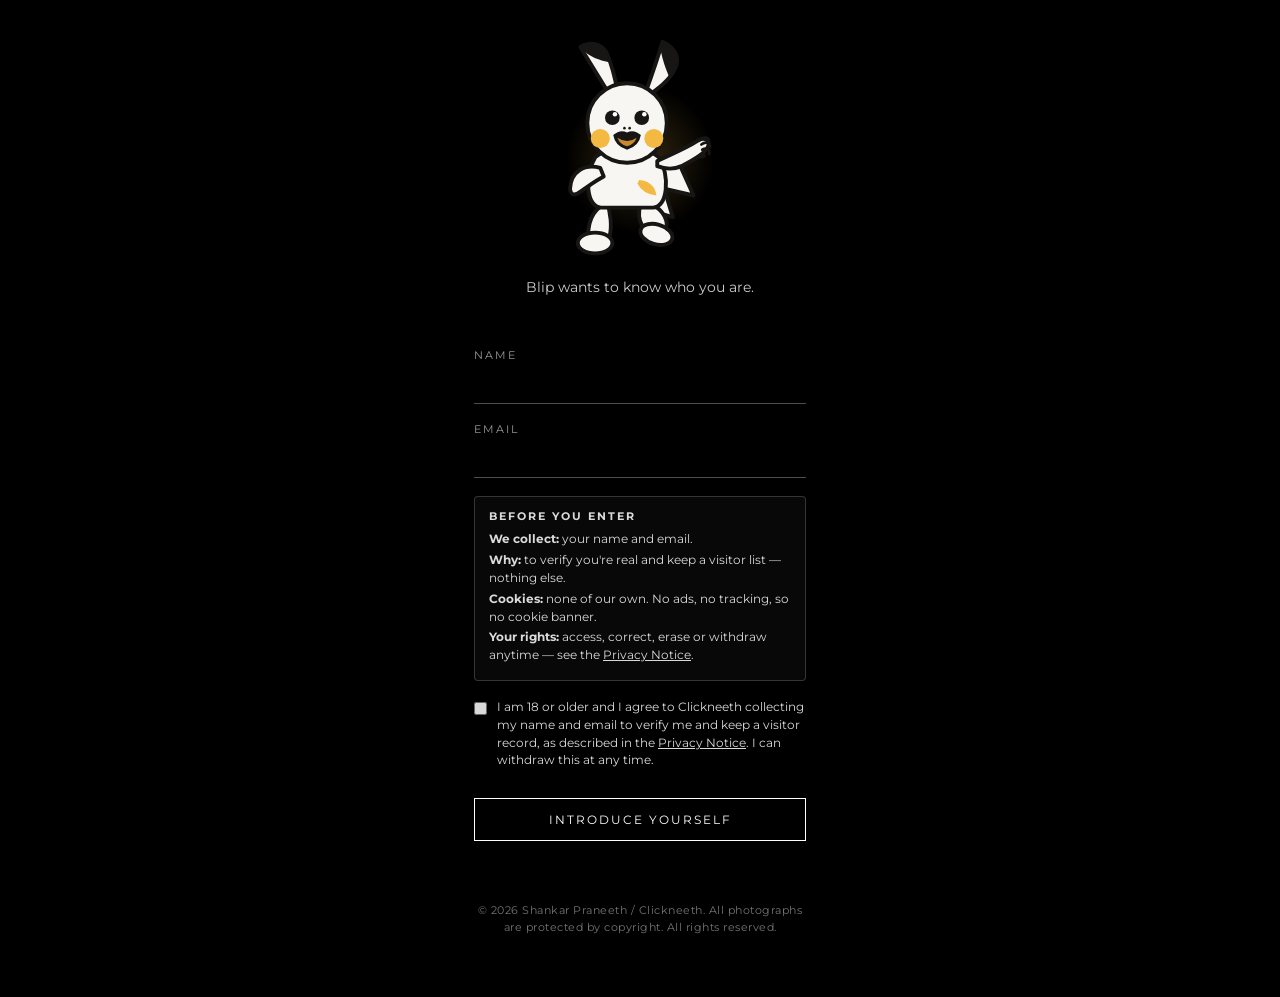
<file: index.html>
<!DOCTYPE html>
<html lang="en">
<head>
<meta charset="UTF-8">
<meta name="viewport" content="width=device-width, initial-scale=1.0">
<title>Clickneeth — Photography Portfolio by Shankar Praneeth</title>
<meta name="description" content="Clickneeth is the travel, portrait, and architecture photography portfolio of Shankar Praneeth — real moments captured across Rajasthan, India and beyond, frozen in time.">
<meta name="keywords" content="Clickneeth, Shankar Praneeth, photography portfolio, travel photography India, portrait photography, Rajasthan photography, street photography">
<meta name="author" content="Shankar Praneeth">
<meta name="copyright" content="© Shankar Praneeth / Clickneeth. All rights reserved.">
<meta name="robots" content="index, follow">
<link rel="canonical" href="https://clickneeth.click/">

<link rel="icon" type="image/svg+xml" href="favicon.svg">
<meta name="theme-color" content="#000000">

<meta property="og:type" content="website">
<meta property="og:site_name" content="Clickneeth">
<meta property="og:title" content="Clickneeth — Photography Portfolio by Shankar Praneeth">
<meta property="og:description" content="Travel, portrait, and architecture photography — real moments captured across Rajasthan, India and beyond, frozen in time.">
<meta property="og:url" content="https://clickneeth.click/">
<meta property="og:image" content="https://clickneeth.click/assets/1.jpg">

<meta name="twitter:card" content="summary_large_image">
<meta name="twitter:title" content="Clickneeth — Photography Portfolio by Shankar Praneeth">
<meta name="twitter:description" content="Travel, portrait, and architecture photography — real moments captured across Rajasthan, India and beyond, frozen in time.">
<meta name="twitter:image" content="https://clickneeth.click/assets/1.jpg">

<link href="https://fonts.googleapis.com/css2?family=Montserrat:wght@300;500;600&display=swap" rel="stylesheet">
<link rel="stylesheet" href="css/login.css">
<script src="js/protect.js"></script>
</head>
<body>

<main class="gate">
  <h1 class="sr-only">Clickneeth &mdash; photography by Shankar Praneeth</h1>

  <div class="mascot-stage">
    <svg id="mascot" class="mascot" viewBox="0 0 220 250" aria-hidden="true">
      <g transform="translate(-20,22)">

        <g class="pika-tail">
          <path class="pika-tail-yellow" d="M140,175 L168,183 L158,150 L192,158 L174,118 L204,112 L172,108 L150,128 L128,120 L138,148 L120,138 Z"/>
          <path class="pika-tail-brown" d="M140,175 C130,163 124,146 126,126 L138,148 L142,164 C141,169 140,172 140,175 Z"/>
        </g>

        <path class="pika-leg-left" d="M93,168 C79,170 70,184 70,204 C70,213 79,216 88,214 C95,212 97,199 96,186 C95,179 94,173 93,168 Z"/>
        <ellipse class="pika-foot" cx="78" cy="213" rx="20" ry="12"/>

        <path class="pika-leg-right" d="M132,166 C144,166 156,174 160,186 C163,195 158,203 148,204 C140,205 133,197 130,187 C128,180 129,172 132,166 Z"/>
        <ellipse class="pika-foot" cx="149" cy="203" rx="19" ry="11.5" transform="rotate(16 149 203)"/>

        <path class="pika-body" d="M85,172 C68,172 65,136 78,114 C92,100 138,100 152,114 C165,136 162,172 145,172 Z"/>

        <path class="pika-stripe" d="M129,140 Q147,142 149,158 Q133,156 127,144 Z"/>

        <g class="pika-arm left">
          <path d="M84,126 C66,121 50,130 49,150 C49,156 53,158 57,156 C68,149 78,141 88,136 Z"/>
        </g>
        <g class="pika-arm right">
          <path d="M150,118 C168,110 186,102 198,94 C205,90 211,94 209,101 C206,109 194,116 178,124 C169,128 158,127 150,124 Z"/>
          <path class="finger-lines" d="M198,94 C203,89 210,90 210,96 M201,99 C206,95 212,97 211,102 M202,105 C207,102 212,105 210,110"/>
        </g>

        <g class="pika-ear left">
          <path class="pika-ear-yellow" d="M94,40 C82,20 68,-2 61,-14 C72,-21 85,-18 91,-8 C98,8 102,26 104,38 Z"/>
          <path class="pika-ear-tip" d="M61,-14 C72,-21 85,-18 91,-8 C93,-4 95,0 97,4 C87,3 76,-1 69,-6 C66,-9 63,-11 61,-14 Z"/>
        </g>
        <g class="pika-ear right">
          <path class="pika-ear-yellow" d="M136,40 C144,18 152,-6 156,-20 C168,-15 176,-4 172,8 C167,22 152,34 140,42 Z"/>
          <path class="pika-ear-tip" d="M156,-20 C168,-15 176,-4 172,8 C170,14 168,18 165,23 C160,13 156,0 154,-10 C154,-14 155,-17 156,-20 Z"/>
        </g>

        <circle class="pika-head" cx="115" cy="74" r="46"/>

        <circle class="pika-cheek" cx="84" cy="92" r="11"/>
        <circle class="pika-cheek" cx="146" cy="92" r="11"/>

        <g class="pika-eye left">
          <g class="eye-inner">
            <circle class="eye-normal" cx="98" cy="68" r="8.5"/>
            <circle class="eye-highlight" cx="101" cy="64" r="2.6"/>
          </g>
          <path class="eye-happy" d="M91,68 Q98,60 105,68" />
        </g>
        <g class="pika-eye right">
          <g class="eye-inner">
            <circle class="eye-normal" cx="132" cy="68" r="8.5"/>
            <circle class="eye-highlight" cx="135" cy="64" r="2.6"/>
          </g>
          <path class="eye-happy" d="M125,68 Q132,60 139,68" />
        </g>

        <circle class="pika-nose" cx="112" cy="80" r="1.5"/>
        <circle class="pika-nose" cx="118" cy="80" r="1.5"/>

        <path class="pika-mouth-open" d="M99,88 Q107,81 115,85 Q123,81 131,88 Q129,101 115,105 Q101,101 99,88 Z"/>
        <path class="pika-mouth-inner" d="M104,91 Q115,99 126,91 Q124,98 115,101 Q106,98 104,91 Z"/>

      </g>
    </svg>
    <div class="sparkle-field" id="sparkleField"></div>
  </div>

  <p class="caption" id="caption" aria-live="polite">Blip wants to know who you are.</p>

  <form class="gate-form" id="gateForm" novalidate>
    <label class="field">
      <span>Name</span>
      <input type="text" id="visitorName" name="name" autocomplete="name" required>
    </label>
    <label class="field">
      <span>Email</span>
      <input type="email" id="visitorEmail" name="email" autocomplete="email" required>
    </label>
    <div class="consent-notice" id="consentNotice">
      <strong>Before you enter</strong>
      <ul>
        <li><b>We collect:</b> your name and email.</li>
        <li><b>Why:</b> to verify you're real and keep a visitor list &mdash; nothing else.</li>
        <li><b>Cookies:</b> none of our own. No ads, no tracking, so no cookie banner.</li>
        <li><b>Your rights:</b> access, correct, erase or withdraw anytime &mdash; see the <a href="privacy.html" target="_blank" rel="noopener">Privacy Notice</a>.</li>
      </ul>
    </div>
    <label class="consent" id="consentRow">
      <input type="checkbox" id="consentBox">
      <span>I am 18 or older and I agree to Clickneeth collecting my name and email to verify me and keep a visitor record, as described in the <a href="privacy.html" target="_blank" rel="noopener">Privacy Notice</a>. I can withdraw this at any time.</span>
    </label>
    <label class="field code-field" id="codeField" hidden>
      <span>Verification code</span>
      <input type="text" id="visitorCode" name="code" autocomplete="off" autocapitalize="off" autocorrect="off" spellcheck="false" maxlength="8">
    </label>
    <div id="captchaBox" class="captcha-box"></div>
    <button type="submit" class="gate-btn">Introduce yourself</button>
    <div class="code-links" id="codeLinks" hidden>
      <button type="button" id="resendBtn" class="link-btn">Resend code</button>
      <button type="button" id="changeEmailBtn" class="link-btn">Change email</button>
    </div>
    <p class="error" id="formError" aria-live="assertive"></p>
  </form>

  <p class="gate-copy">&copy; <span id="gateYear"></span> Shankar Praneeth / Clickneeth. All photographs are protected by copyright. All rights reserved.</p>

</main>
<script>document.getElementById("gateYear").textContent = new Date().getFullYear();</script>

<script src="https://challenges.cloudflare.com/turnstile/v0/api.js?render=explicit" async defer></script>
<script src="js/login.js"></script>
</body>
</html>
</file>
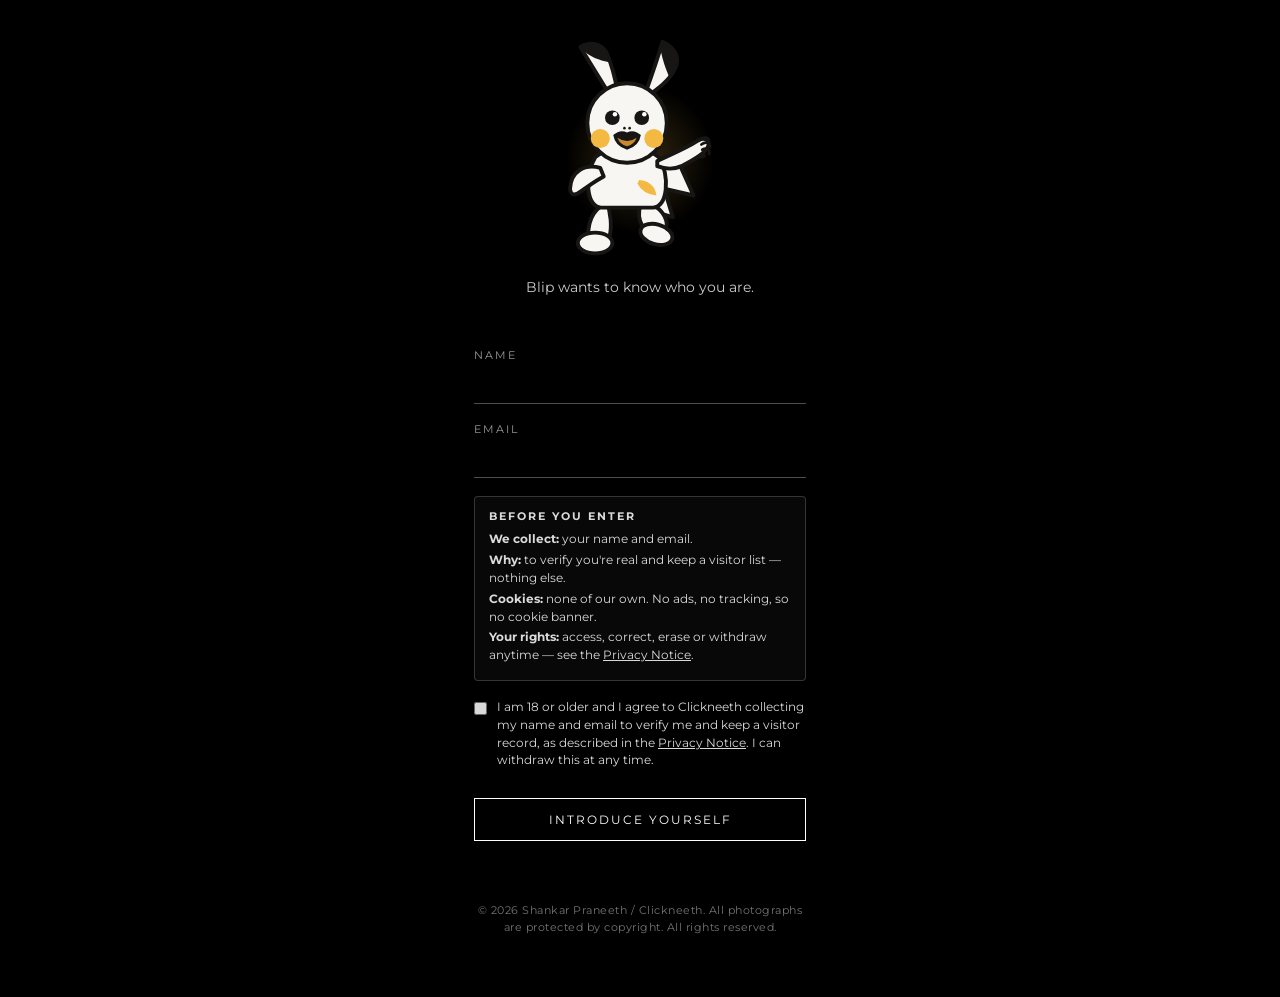
<file: gallery.html>
<!DOCTYPE html>
<html lang="en">
<head>
<meta charset="UTF-8">
<meta name="viewport" content="width=device-width, initial-scale=1.0">
<title>Clickneeth — Travel, Portrait & Architecture Photography by Shankar Praneeth</title>
<meta name="description" content="Browse Clickneeth's photography gallery — travel, portrait, and architecture photography by Shankar Praneeth, captured across Rajasthan, India and beyond.">
<meta name="keywords" content="Clickneeth, Shankar Praneeth, photography portfolio, travel photography India, portrait photography, Rajasthan photography, architecture photography, street photography">
<meta name="author" content="Shankar Praneeth">
<meta name="copyright" content="© Shankar Praneeth / Clickneeth. All rights reserved.">
<meta name="robots" content="index, follow">
<link rel="canonical" href="https://clickneeth.click/gallery.html">

<link rel="icon" type="image/svg+xml" href="favicon.svg">
<meta name="theme-color" content="#000000">

<meta property="og:type" content="website">
<meta property="og:site_name" content="Clickneeth">
<meta property="og:title" content="Clickneeth — Travel, Portrait & Architecture Photography by Shankar Praneeth">
<meta property="og:description" content="Travel, portrait, and architecture photography by Shankar Praneeth, captured across Rajasthan, India and beyond.">
<meta property="og:url" content="https://clickneeth.click/gallery.html">
<meta property="og:image" content="https://clickneeth.click/assets/1.jpg">

<meta name="twitter:card" content="summary_large_image">
<meta name="twitter:title" content="Clickneeth — Travel, Portrait & Architecture Photography by Shankar Praneeth">
<meta name="twitter:description" content="Travel, portrait, and architecture photography by Shankar Praneeth, captured across Rajasthan, India and beyond.">
<meta name="twitter:image" content="https://clickneeth.click/assets/1.jpg">

<script type="application/ld+json">
{
  "@context": "https://schema.org",
  "@type": "Person",
  "name": "Shankar Praneeth",
  "alternateName": "Clickneeth",
  "url": "https://clickneeth.click/",
  "image": "https://clickneeth.click/assets/1.jpg",
  "jobTitle": "Photographer",
  "copyrightNotice": "© Shankar Praneeth / Clickneeth. All photographs are protected by copyright. All rights reserved.",
  "email": "mailto:shankarpraneeth12@gmail.com",
  "sameAs": [
    "https://github.com/Clickneeth",
    "https://linkedin.com/in/shankarpraneeth"
  ]
}
</script>

<script>
    // Gate: send first-time visitors to Blip before they see the gallery.
    // (login page is now the site's index.html itself, not a separate file)
    if (!localStorage.getItem("clickneeth_visitor")) {
        window.location.replace("index.html");
    }
</script>

<link href="https://fonts.googleapis.com/css2?family=Montserrat:wght@300;500&display=swap" rel="stylesheet">
<link rel="stylesheet" href="css/style.css">
<script src="js/protect.js"></script>
</head>
<body>

<main id="main">
<!-- HERO -->
<section class="hero">
    <div class="hero-content">
        <h1 class="logo">CLICKNEETH</h1>
        <p class="tagline">
            I don't click photos for fun.<br>
            I capture memories — mine and yours — frozen in time.
        </p>
    </div>
</section>

<!-- ABOUT -->
<section class="about">
    <div class="about-content">
        <p>
            I remember the exact minute I recognised it, my passion in life. When doubts crept
            into me as a teenager, when the world held questions in every corner about my place
            in it, they were answered with a click that resonated in my heart through my
            father's phone. I found my answer, the search was over.
        </p>
        <p>
            What began as entertainment moulded itself into my passion — the one that perfects
            me, and the one I strive to perfect. Photography was an interest, photography was a
            passion, photography is now my identity.
        </p>
        <p class="about-signature">I'm Shankar Praneeth.</p>
    </div>
</section>

<!-- GALLERY -->
<section class="gallery">
    <div class="gallery-grid" id="galleryGrid"></div>
</section>

<!-- SPECIAL MENTIONS -->
<section class="mentions" aria-label="Special mentions">
    <div class="mentions-track">
        <span class="mentions-label">Special Mentions</span><span class="mentions-dot">✦</span><a href="https://www.instagram.com/armindha_gladia/" target="_blank" rel="noopener">Armindha Gladia</a><span class="mentions-dot">✦</span><span>Srijita Majumder</span>
    </div>
</section>

<!-- FEEDBACK SECTION -->
<section class="feedback">
    <div class="feedback-content">
        <h2>Enjoyed the experience?</h2>
        <p>
            Your feedback means a lot.<br>
            Help me grow by sharing your thoughts.
        </p>

        <a href="https://forms.gle/3zFcycshN3RBdcgC6"
           target="_blank"
           class="feedback-btn">
            Leave Feedback
        </a>
    </div>
</section>

</main>

<!-- FOOTER -->
<footer class="site-footer">
    <div class="footer-content">
        <h3 class="footer-logo">CLICKNEETH</h3>

        <div class="footer-contact">
            <a href="mailto:shankarpraneeth12@gmail.com">shankarpraneeth12@gmail.com</a>
            <span class="footer-divider">&middot;</span>
            <a href="tel:+919866777647">+91 98667 77647</a>
        </div>

        <div class="footer-links">
            <a href="https://github.com/Clickneeth" target="_blank" rel="noopener">GitHub</a>
            <a href="https://linkedin.com/in/shankarpraneeth" target="_blank" rel="noopener">LinkedIn</a>
            <a href="privacy.html">Privacy</a>
        </div>

        <p class="footer-copy">&copy; <span id="footerYear"></span> Shankar Praneeth / Clickneeth. All rights reserved.</p>
        <p class="footer-notice">All photographs on this site are protected by copyright. Do not copy, download, reproduce, edit or use them &mdash; in whole or in part &mdash; without prior written permission.</p>
    </div>
</footer>

<!-- MODAL -->
<div class="modal" id="modal" role="dialog" aria-modal="true" aria-label="Photo viewer">
    <span class="close" role="button" tabindex="0" aria-label="Close photo viewer">&times;</span>
    <span class="arrow" id="prev" role="button" tabindex="0" aria-label="Previous photo">
        <svg viewBox="0 0 24 24" aria-hidden="true"><polyline points="15 18 9 12 15 6"></polyline></svg>
    </span>
    <div class="modal-inner">
        <img class="modal-content" id="modalImg">
        <div class="modal-caption" id="modalCaption">
            <div class="modal-location" id="modalLocation"></div>
            <p class="modal-caption-text" id="modalCaptionText"></p>
        </div>
    </div>
    <div class="signature">© CLICKNEETH &middot; ALL RIGHTS RESERVED</div>
    <span class="arrow" id="next" role="button" tabindex="0" aria-label="Next photo">
        <svg viewBox="0 0 24 24" aria-hidden="true"><polyline points="9 18 15 12 9 6"></polyline></svg>
    </span>
</div>

<script src="js/script.js"></script>
</body>
</html>
</file>
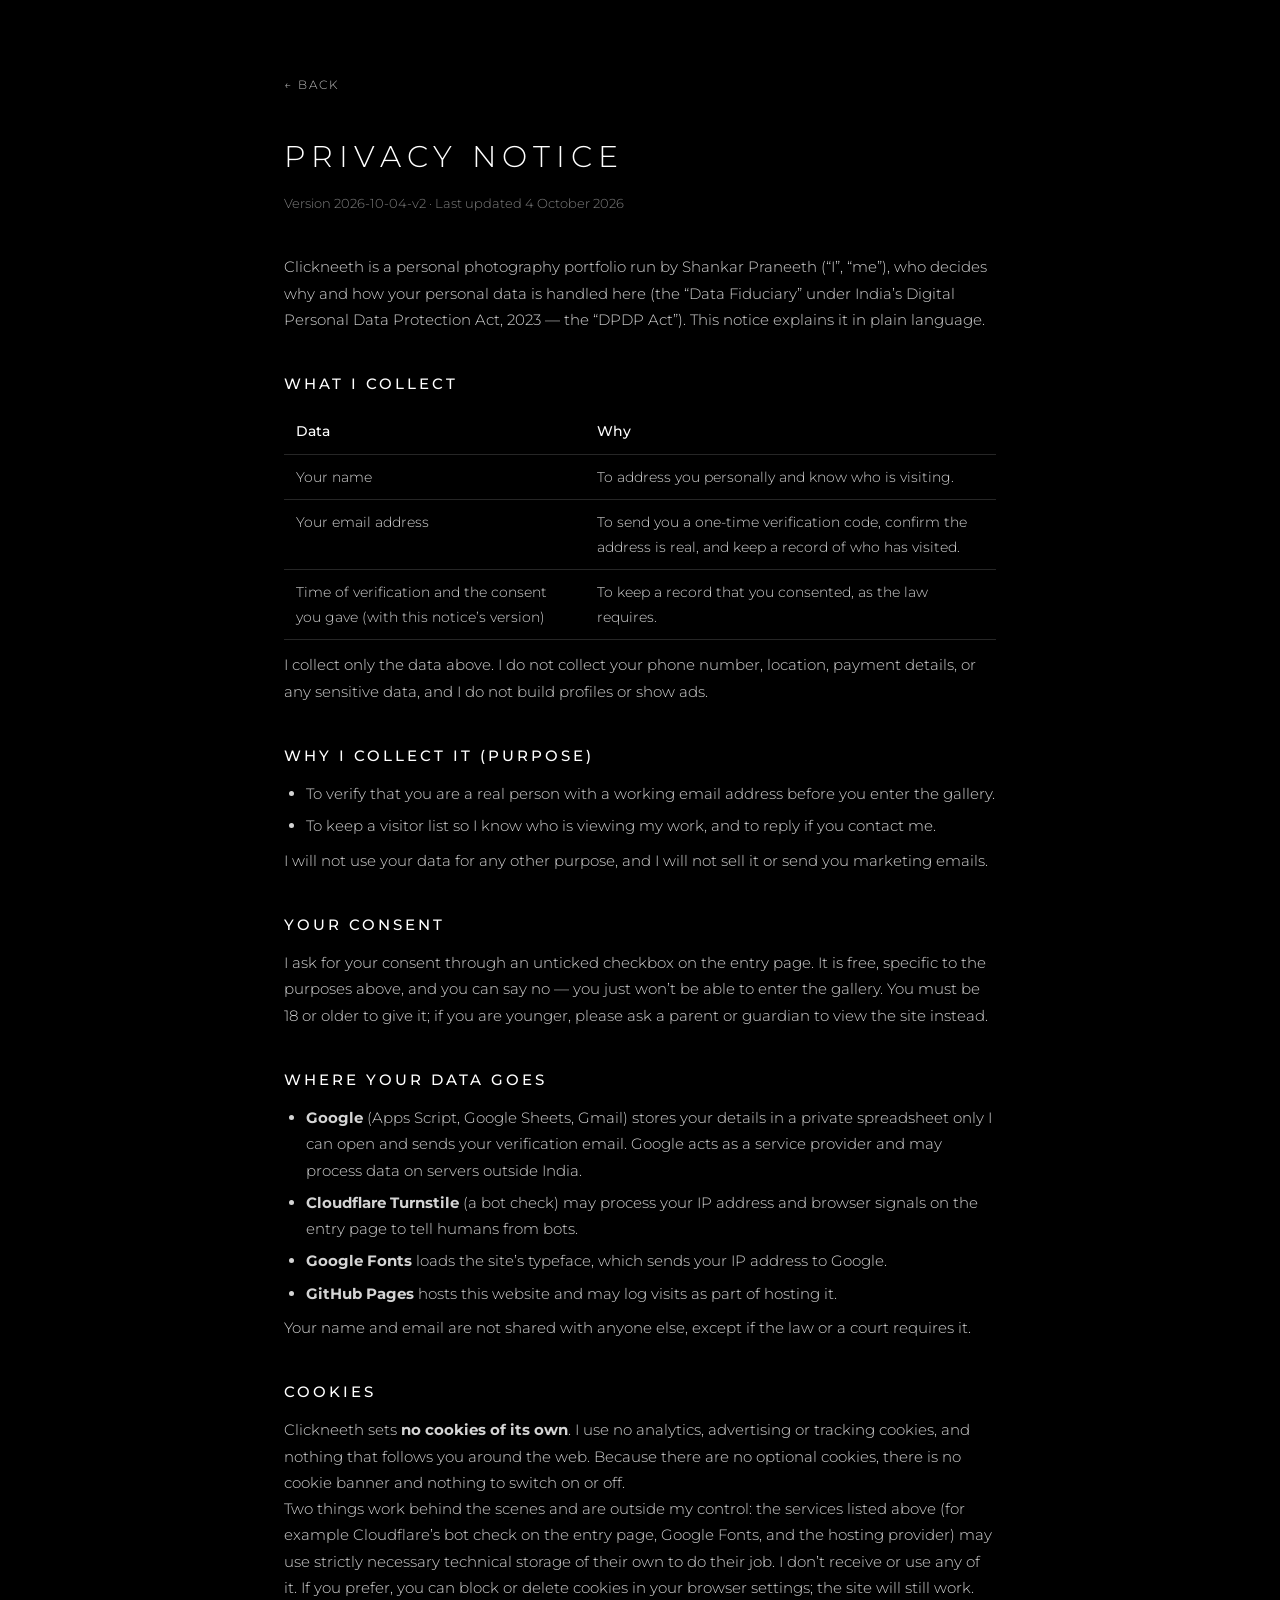
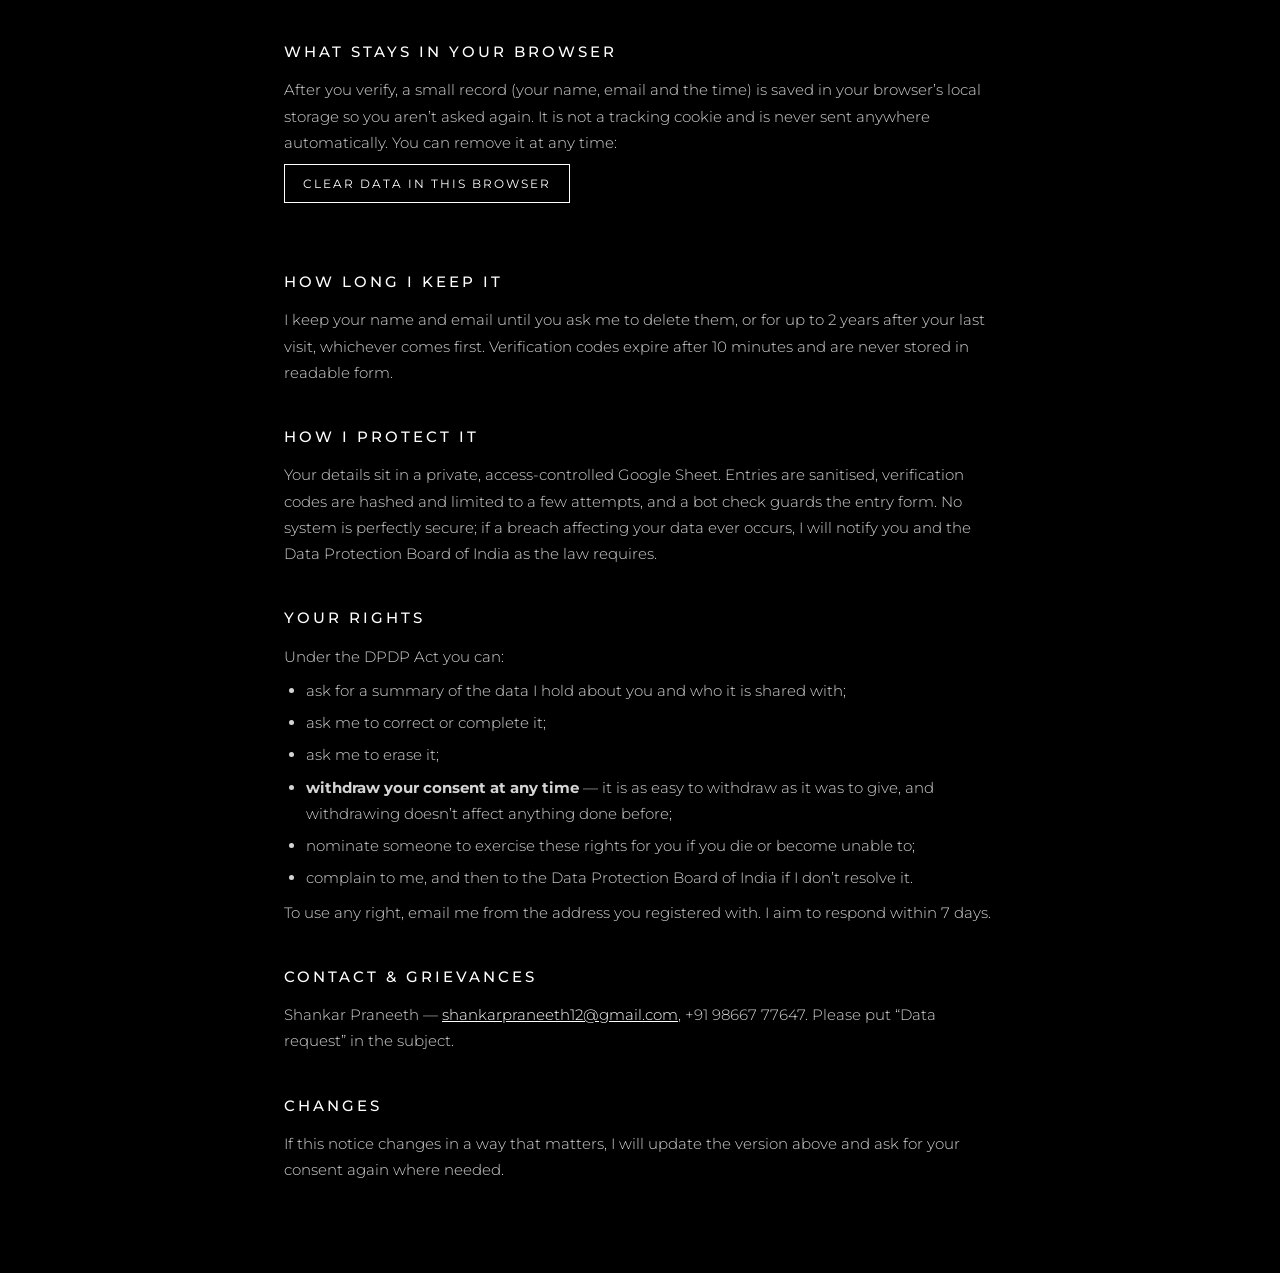
<file: privacy.html>
<!DOCTYPE html>
<html lang="en">
<head>
<meta charset="UTF-8">
<meta name="viewport" content="width=device-width, initial-scale=1.0">
<title>Privacy Notice — Clickneeth</title>
<meta name="description" content="How Clickneeth collects, uses and protects your personal data, and your rights under India's Digital Personal Data Protection Act, 2023.">
<link rel="canonical" href="https://clickneeth.click/privacy.html">
<link rel="icon" type="image/svg+xml" href="favicon.svg">
<link href="https://fonts.googleapis.com/css2?family=Montserrat:wght@300;500;600&display=swap" rel="stylesheet">
<style>
  * { margin: 0; padding: 0; box-sizing: border-box; }
  body { font-family: 'Montserrat', sans-serif; background: #000; color: #d4d4d4; line-height: 1.75; font-weight: 300; }
  main { max-width: 760px; margin: 0 auto; padding: 70px 24px 90px; }
  a { color: #fff; }
  h1 { font-size: 30px; font-weight: 300; letter-spacing: 6px; text-transform: uppercase; color: #fff; margin-bottom: 8px; }
  .updated { font-size: 13px; opacity: 0.6; margin-bottom: 40px; }
  h2 { font-size: 15px; font-weight: 500; letter-spacing: 3px; text-transform: uppercase; color: #fff; margin: 38px 0 12px; }
  p, li { font-size: 15px; }
  ul { padding-left: 22px; margin: 8px 0; }
  li { margin-bottom: 6px; }
  table { width: 100%; border-collapse: collapse; margin: 12px 0; font-size: 14px; }
  th, td { text-align: left; padding: 10px 12px; border-bottom: 1px solid rgba(255,255,255,0.15); vertical-align: top; }
  th { color: #fff; font-weight: 500; }
  .back { display: inline-block; margin-bottom: 36px; font-size: 12px; letter-spacing: 2px; text-transform: uppercase; text-decoration: none; opacity: 0.75; }
  .back:hover { opacity: 1; }
  button { background: transparent; border: 1px solid #fff; color: #fff; padding: 11px 18px; font-family: inherit; font-size: 12px; letter-spacing: 2px; text-transform: uppercase; cursor: pointer; margin-top: 8px; }
  button:hover { background: #fff; color: #000; }
  #clearMsg { font-size: 13px; margin-top: 10px; min-height: 18px; }
  @media (max-width: 600px) { h1 { font-size: 22px; letter-spacing: 4px; } th, td { padding: 8px 6px; } }
</style>
<script src="js/protect.js"></script>
</head>
<body>
<main>
  <a class="back" href="javascript:history.length > 1 ? history.back() : (location.href='index.html')">&larr; Back</a>
  <h1>Privacy Notice</h1>
  <p class="updated">Version 2026-10-04-v2 &middot; Last updated 4 October 2026</p>

  <p>Clickneeth is a personal photography portfolio run by Shankar Praneeth (&ldquo;I&rdquo;, &ldquo;me&rdquo;), who decides why and how your personal data is handled here (the &ldquo;Data Fiduciary&rdquo; under India&rsquo;s Digital Personal Data Protection Act, 2023 &mdash; the &ldquo;DPDP Act&rdquo;). This notice explains it in plain language.</p>

  <h2>What I collect</h2>
  <table>
    <tr><th>Data</th><th>Why</th></tr>
    <tr><td>Your name</td><td>To address you personally and know who is visiting.</td></tr>
    <tr><td>Your email address</td><td>To send you a one-time verification code, confirm the address is real, and keep a record of who has visited.</td></tr>
    <tr><td>Time of verification and the consent you gave (with this notice&rsquo;s version)</td><td>To keep a record that you consented, as the law requires.</td></tr>
  </table>
  <p>I collect only the data above. I do not collect your phone number, location, payment details, or any sensitive data, and I do not build profiles or show ads.</p>

  <h2>Why I collect it (purpose)</h2>
  <ul>
    <li>To verify that you are a real person with a working email address before you enter the gallery.</li>
    <li>To keep a visitor list so I know who is viewing my work, and to reply if you contact me.</li>
  </ul>
  <p>I will not use your data for any other purpose, and I will not sell it or send you marketing emails.</p>

  <h2>Your consent</h2>
  <p>I ask for your consent through an unticked checkbox on the entry page. It is free, specific to the purposes above, and you can say no &mdash; you just won&rsquo;t be able to enter the gallery. You must be 18 or older to give it; if you are younger, please ask a parent or guardian to view the site instead.</p>

  <h2>Where your data goes</h2>
  <ul>
    <li><strong>Google</strong> (Apps Script, Google Sheets, Gmail) stores your details in a private spreadsheet only I can open and sends your verification email. Google acts as a service provider and may process data on servers outside India.</li>
    <li><strong>Cloudflare Turnstile</strong> (a bot check) may process your IP address and browser signals on the entry page to tell humans from bots.</li>
    <li><strong>Google Fonts</strong> loads the site&rsquo;s typeface, which sends your IP address to Google.</li>
    <li><strong>GitHub Pages</strong> hosts this website and may log visits as part of hosting it.</li>
  </ul>
  <p>Your name and email are not shared with anyone else, except if the law or a court requires it.</p>

  <h2>Cookies</h2>
  <p>Clickneeth sets <strong>no cookies of its own</strong>. I use no analytics, advertising or tracking cookies, and nothing that follows you around the web. Because there are no optional cookies, there is no cookie banner and nothing to switch on or off.</p>
  <p>Two things work behind the scenes and are outside my control: the services listed above (for example Cloudflare&rsquo;s bot check on the entry page, Google Fonts, and the hosting provider) may use strictly necessary technical storage of their own to do their job. I don&rsquo;t receive or use any of it. If you prefer, you can block or delete cookies in your browser settings; the site will still work.</p>

  <h2>What stays in your browser</h2>
  <p>After you verify, a small record (your name, email and the time) is saved in your browser&rsquo;s local storage so you aren&rsquo;t asked again. It is not a tracking cookie and is never sent anywhere automatically. You can remove it at any time:</p>
  <button type="button" id="clearBtn">Clear data in this browser</button>
  <p id="clearMsg" role="status"></p>

  <h2>How long I keep it</h2>
  <p>I keep your name and email until you ask me to delete them, or for up to 2 years after your last visit, whichever comes first. Verification codes expire after 10 minutes and are never stored in readable form.</p>

  <h2>How I protect it</h2>
  <p>Your details sit in a private, access-controlled Google Sheet. Entries are sanitised, verification codes are hashed and limited to a few attempts, and a bot check guards the entry form. No system is perfectly secure; if a breach affecting your data ever occurs, I will notify you and the Data Protection Board of India as the law requires.</p>

  <h2>Your rights</h2>
  <p>Under the DPDP Act you can:</p>
  <ul>
    <li>ask for a summary of the data I hold about you and who it is shared with;</li>
    <li>ask me to correct or complete it;</li>
    <li>ask me to erase it;</li>
    <li><strong>withdraw your consent at any time</strong> &mdash; it is as easy to withdraw as it was to give, and withdrawing doesn&rsquo;t affect anything done before;</li>
    <li>nominate someone to exercise these rights for you if you die or become unable to;</li>
    <li>complain to me, and then to the Data Protection Board of India if I don&rsquo;t resolve it.</li>
  </ul>
  <p>To use any right, email me from the address you registered with. I aim to respond within 7 days.</p>

  <h2>Contact &amp; grievances</h2>
  <p>Shankar Praneeth &mdash; <a href="mailto:shankarpraneeth12@gmail.com?subject=Clickneeth%20data%20request">shankarpraneeth12@gmail.com</a>, +91 98667 77647. Please put &ldquo;Data request&rdquo; in the subject.</p>

  <h2>Changes</h2>
  <p>If this notice changes in a way that matters, I will update the version above and ask for your consent again where needed.</p>
</main>
<script>
document.getElementById("clearBtn").addEventListener("click", function () {
  var msg = document.getElementById("clearMsg");
  try { localStorage.removeItem("clickneeth_visitor"); msg.textContent = "Done — this browser no longer remembers you."; }
  catch (e) { msg.textContent = "Couldn't clear it automatically. Please clear this site's data in your browser settings."; }
});
</script>
</body>
</html>
</file>
<file: css/login.css>
* {
    margin: 0;
    padding: 0;
    box-sizing: border-box;
}

body {
    font-family: 'Montserrat', sans-serif;
    background: #000;
    color: #fff;
    min-height: 100vh;
    display: flex;
    align-items: center;
    justify-content: center;
}

.gate {
    width: 100%;
    max-width: 380px;
    padding: 40px 24px 60px;
    display: flex;
    flex-direction: column;
    align-items: center;
    text-align: center;
}

/* ================= MASCOT STAGE (Blip — Clickneeth's original mascot) ================= */

.mascot-stage {
    position: relative;
    width: 190px;
    height: 216px;
    margin-bottom: 20px;
}

.mascot-stage::before {
    content: "";
    position: absolute;
    left: 50%;
    top: 55%;
    width: 150px;
    height: 150px;
    background: radial-gradient(circle, rgba(244, 185, 66, 0.22) 0%, rgba(244, 185, 66, 0) 70%);
    transform: translate(-50%, -50%);
    pointer-events: none;
}

.mascot {
    position: relative;
    width: 100%;
    height: 100%;
    overflow: visible;
    animation: idleBounce 2.6s ease-in-out infinite;
}

@keyframes idleBounce {
    0%, 100% { transform: translateY(0) rotate(0deg); }
    50% { transform: translateY(-7px) rotate(-1.2deg); }
}

/* ---- base fills / strokes ---- */

.mascot .pika-body,
.mascot .pika-head,
.mascot .pika-ear-yellow,
.mascot .pika-foot,
.mascot .pika-arm path:not(.finger-lines),
.mascot .pika-tail-yellow,
.mascot .pika-leg-left,
.mascot .pika-leg-right {
    fill: #F7F6F2;
    stroke: #171614;
    stroke-width: 4.5px;
    stroke-linejoin: round;
}

.mascot .finger-lines {
    fill: none;
    stroke: #171614;
    stroke-width: 3px;
    stroke-linecap: round;
}

.mascot .pika-ear-tip,
.mascot .pika-stripe {
    fill: #171614;
}

.mascot .pika-tail-brown {
    fill: #2B2B2B;
    stroke: #171614;
    stroke-width: 4.5px;
    stroke-linejoin: round;
}

.mascot .pika-stripe {
    fill: #f4b942;
}

.mascot .pika-cheek {
    fill: #f4b942;
}

.mascot .eye-normal,
.mascot .pika-nose {
    fill: #171614;
}

.mascot .eye-highlight {
    fill: #fff;
}

.mascot .eye-happy {
    fill: none;
    stroke: #171614;
    stroke-width: 3.4px;
    stroke-linecap: round;
    opacity: 0;
}

.mascot .pika-mouth-open {
    fill: #171614;
}

.mascot .pika-mouth-inner {
    fill: #C98A2E;
}

/* ---- idle micro-motion: tail sway + ear twitch ---- */

.pika-tail {
    transform-box: fill-box;
    transform-origin: 24% 89%;
    animation: tailSway 3.2s ease-in-out infinite;
}

@keyframes tailSway {
    0%, 100% { transform: rotate(0deg); }
    50% { transform: rotate(5deg); }
}

.pika-ear {
    transform-box: fill-box;
    animation: earTwitch 4.8s ease-in-out infinite;
}

.pika-ear.left { transform-origin: 90% 100%; }
.pika-ear.right { transform-origin: 5% 100%; animation-delay: 0.3s; }

@keyframes earTwitch {
    0%, 85%, 100% { transform: rotate(0deg); }
    90% { transform: rotate(-6deg); }
    95% { transform: rotate(3deg); }
}

/* ---- blink ---- */

.pika-eye {
    transform-box: fill-box;
    transform-origin: 50% 50%;
    animation: blink 4.4s ease-in-out infinite;
}

.pika-eye.right { animation-delay: 0.06s; }

@keyframes blink {
    0%, 92%, 100% { transform: scaleY(1); }
    95% { transform: scaleY(0.1); }
    97% { transform: scaleY(1); }
}

/* ---- happy state, triggered on successful submit ---- */

.mascot.happy {
    animation: celebrate 0.9s ease-in-out 2;
}

@keyframes celebrate {
    0%   { transform: translateY(0) rotate(0deg); }
    30%  { transform: translateY(-20px) rotate(-6deg); }
    55%  { transform: translateY(-4px) rotate(4deg); }
    75%  { transform: translateY(-13px) rotate(-3deg); }
    100% { transform: translateY(0) rotate(0deg); }
}

.mascot.happy .pika-eye {
    animation: none;
    transform: none;
}

.mascot.happy .eye-inner { opacity: 0; }
.mascot.happy .eye-happy { opacity: 1; }

.mascot.happy .pika-ear {
    animation: none;
}
.mascot.happy .pika-ear.left { transform: rotate(-10deg); }
.mascot.happy .pika-ear.right { transform: rotate(10deg); }

.mascot.happy .pika-tail {
    animation: tailWagFast 0.3s ease-in-out infinite;
}

@keyframes tailWagFast {
    0%, 100% { transform: rotate(-4deg); }
    50% { transform: rotate(10deg); }
}

.pika-arm {
    transform-box: fill-box;
    transition: transform 0.4s ease;
}

.pika-arm.left { transform-origin: 78% 5%; }
.pika-arm.right { transform-origin: 2% 74%; }

.mascot.happy .pika-arm.left { transform: rotate(-50deg); }
.mascot.happy .pika-arm.right { transform: rotate(-25deg); }

/* ---- checking state, while the email domain is being verified ---- */

.mascot.checking .eye-inner {
    transform-box: fill-box;
    transform-origin: 50% 50%;
    animation: lookAround 1.1s ease-in-out infinite;
}

@keyframes lookAround {
    0%, 100% { transform: translateX(0); }
    50% { transform: translateX(3px); }
}

/* ---- sparkle burst ---- */

.sparkle-field {
    position: absolute;
    inset: 0;
    pointer-events: none;
}

.sparkle {
    position: absolute;
    left: 50%;
    top: 50%;
    width: 6px;
    height: 6px;
    background: #f4b942;
    border-radius: 50%;
    opacity: 0;
    animation: sparkleOut 0.9s ease-out forwards;
}

@keyframes sparkleOut {
    0%   { opacity: 1; transform: translate(-50%, -50%) rotate(var(--angle)) translateY(0) scale(1); }
    100% { opacity: 0; transform: translate(-50%, -50%) rotate(var(--angle)) translateY(-70px) scale(0.4); }
}

/* ================= CAPTION ================= */

.caption {
    font-size: 14px;
    line-height: 1.6;
    opacity: 0.8;
    min-height: 44px;
    margin-bottom: 28px;
    transition: opacity 0.3s ease;
}

/* ================= FORM ================= */

.gate-form {
    width: 100%;
    display: flex;
    flex-direction: column;
    gap: 18px;
}

.gate-form.shake {
    animation: shake 0.4s ease;
}

@keyframes shake {
    0%, 100% { transform: translateX(0); }
    25% { transform: translateX(-6px); }
    75% { transform: translateX(6px); }
}

.field {
    display: flex;
    flex-direction: column;
    gap: 6px;
    text-align: left;
}

.field span {
    font-size: 11px;
    letter-spacing: 2px;
    text-transform: uppercase;
    opacity: 0.6;
}

.field input {
    background: transparent;
    border: none;
    border-bottom: 1px solid rgba(255, 255, 255, 0.3);
    color: #fff;
    font-family: 'Montserrat', sans-serif;
    font-size: 15px;
    padding: 8px 2px;
    outline: none;
    transition: border-color 0.25s ease;
}

.field input:focus {
    border-color: #f4b942;
}

.gate-btn {
    margin-top: 10px;
    padding: 13px 20px;
    background: transparent;
    border: 1px solid #fff;
    color: #fff;
    letter-spacing: 2px;
    font-size: 12px;
    font-family: 'Montserrat', sans-serif;
    text-transform: uppercase;
    cursor: pointer;
    transition: all 0.3s ease;
}

.gate-btn:hover {
    background: #fff;
    color: #000;
}

.consent-notice {
    text-align: left;
    font-size: 11.5px;
    line-height: 1.55;
    padding: 12px 14px;
    border: 1px solid rgba(255, 255, 255, 0.18);
    border-radius: 4px;
    background: rgba(255, 255, 255, 0.03);
}

.consent-notice strong {
    display: block;
    margin-bottom: 6px;
    font-size: 10.5px;
    letter-spacing: 2px;
    text-transform: uppercase;
    opacity: 0.85;
}

.consent-notice ul {
    list-style: none;
}

.consent-notice li {
    margin-bottom: 3px;
    opacity: 0.85;
}

.consent-notice a {
    color: #fff;
}

.consent-notice[hidden] {
    display: none;
}

.consent {
    display: flex;
    gap: 10px;
    align-items: flex-start;
    text-align: left;
    font-size: 11.5px;
    line-height: 1.55;
    opacity: 0.85;
    cursor: pointer;
}

.consent input {
    margin-top: 3px;
    flex-shrink: 0;
    accent-color: #f4b942;
}

.consent a {
    color: #fff;
}

.consent[hidden] {
    display: none;
}

.captcha-box {
    display: flex;
    justify-content: center;
    min-height: 0;
}

.captcha-box:empty {
    display: none;
}

.code-field input {
    font-family: ui-monospace, Menlo, monospace;
    letter-spacing: 4px;
    font-size: 17px;
}

.code-field[hidden],
.code-links[hidden] {
    display: none;
}

.code-links {
    display: flex;
    justify-content: space-between;
}

.link-btn {
    background: none;
    border: none;
    color: #fff;
    opacity: 0.6;
    font-family: 'Montserrat', sans-serif;
    font-size: 11px;
    letter-spacing: 1.5px;
    text-transform: uppercase;
    cursor: pointer;
    padding: 4px 0;
}

.link-btn:hover:not(:disabled) {
    opacity: 1;
}

.link-btn:disabled {
    cursor: default;
    opacity: 0.35;
}

.gate-form.done .field,
.gate-form.done .gate-btn {
    opacity: 0.35;
    pointer-events: none;
}

.error {
    min-height: 16px;
    font-size: 12px;
    color: #e0836f;
}

.gate-copy {
    margin-top: 28px;
    font-size: 10.5px;
    line-height: 1.6;
    letter-spacing: 0.5px;
    color: silver;
    opacity: 0.6;
}

.sr-only {
    position: absolute;
    width: 1px;
    height: 1px;
    margin: -1px;
    padding: 0;
    overflow: hidden;
    clip: rect(0, 0, 0, 0);
    white-space: nowrap;
    border: 0;
}
</file>
<file: css/style.css>
* {
    margin: 0;
    padding: 0;
    box-sizing: border-box;
}

body {
    font-family: 'Montserrat', sans-serif;
    background: #fff;
    color: #111;
}

/* ================= HERO ================= */

.hero {
    min-height: 100vh;
    min-height: 100svh;   /* full screen on desktop and mobile */
    background: #000;
    color: silver;
    display: flex;
    justify-content: center;
    align-items: center;
    text-align: center;
    padding: 50px 20px 20px;   /* 🔥 prevents clipping */
}

.logo {
    font-size: 62px;
    letter-spacing: 15px;
    font-weight: 300;
    color: silver;
}

.tagline {
    margin-top: 22px;
    font-size: 17px;
    color: silver;
    opacity: 0.7;
    line-height: 1.6;
}

/* ================= ABOUT ================= */

.about {
    padding: 30px 20px 90px;
    background: #000;
    text-align: center;
}

.about-content {
    max-width: 680px;
    margin: 0 auto;
}

.about-content p {
    font-size: 18px;
    font-weight: 300;
    line-height: 1.8;
    color: silver;
    opacity: 0.85;
    margin-bottom: 26px;
}

@media (max-width: 768px) {
    .logo {
        font-size: 38px;
        letter-spacing: 9px;
    }

    .tagline {
        font-size: 14px;
    }

    .about-content p {
        font-size: 15px;
    }

    .about-signature {
        font-size: 18px;
        letter-spacing: 3px;
    }
}

.about-signature {
    margin-top: 14px;
    font-size: 26px;
    font-weight: 500;
    letter-spacing: 4px;
    text-transform: uppercase;
    color: silver;
    opacity: 1;
}

/* ================= GALLERY ================= */

.gallery {
    padding: 50px 4%;
    background: #fff;
}

/* MASONRY */
.gallery-grid {
    column-count: 4;
    column-gap: 16px;
}

.gallery-item {
    break-inside: avoid;
    margin-bottom: 16px;
    opacity: 0;
    transform: translateY(25px);
    transition: all 0.6s ease;
}

.gallery-item.show {
    opacity: 1;
    transform: translateY(0);
}

.gallery-item img {
    -webkit-user-drag: none;
    user-select: none;
    -webkit-user-select: none;
    width: 100%;
    height: auto;
    display: block;
    border-radius: 14px;
    cursor: pointer;
    transition: transform 0.4s ease;
}

.gallery-item img:focus-visible,
.close:focus-visible,
.arrow:focus-visible {
    outline: 2px solid #f4b942;
    outline-offset: 3px;
}

.gallery-item img:hover {
    transform: scale(1.03);
}

/* ================= RESPONSIVE ================= */

/* Tablet */
@media (max-width: 1200px) {
    .gallery-grid {
        column-count: 3;
    }
}

/* Mobile */
@media (max-width: 768px) {
    .gallery-grid {
        column-count: 2;
        column-gap: 12px;
    }

    .gallery-item {
        margin-bottom: 12px;
    }
}

/* ================= SPECIAL MENTIONS ================= */

.mentions {
    background: #000;
    overflow: hidden;
    padding: 18px 0;
    border-top: 1px solid rgba(255, 255, 255, 0.08);
    border-bottom: 1px solid rgba(255, 255, 255, 0.08);
}

.mentions-track {
    display: flex;
    align-items: center;
    justify-content: center;
    flex-wrap: wrap;
    row-gap: 8px;
}

.mentions-track span,
.mentions-track a {
    flex-shrink: 0;
    font-size: 15px;
    letter-spacing: 4px;
    text-transform: uppercase;
    color: silver;
    white-space: nowrap;
    padding-right: 40px;
}

.mentions-track .mentions-label {
    opacity: 0.8;
}

.mentions-track a {
    text-decoration: none;
    border-bottom: 1px solid rgba(192, 192, 192, 0.4);
    padding-right: 0;
    margin-right: 40px;
    transition: color 0.3s ease, border-color 0.3s ease;
}

.mentions-track span:last-child {
    padding-right: 0;
}

.mentions-track a:hover {
    color: #fff;
    border-color: #fff;
}

.mentions-track .mentions-dot {
    opacity: 0.35;
}

@media (max-width: 768px) {
    .mentions-track span,
    .mentions-track a {
        font-size: 12px;
        letter-spacing: 3px;
    }
}

/* ================= FEEDBACK ================= */

.feedback {
    background: #000;
    color: white;
    padding: 80px 20px;   /* 🔥 FIXED spacing */
    text-align: center;
}

.feedback-content {
    max-width: 600px;
    margin: auto;
}

.feedback h2 {
    font-size: 26px;
    letter-spacing: 2px;
    margin-bottom: 20px;
    font-weight: 300;
}

.feedback p {
    font-size: 14px;
    opacity: 0.7;
    margin-bottom: 30px;
    line-height: 1.6;
}

.feedback-btn {
    display: inline-block;
    padding: 12px 35px;
    border: 1px solid white;
    text-decoration: none;
    color: white;
    letter-spacing: 2px;
    font-size: 13px;
    transition: all 0.3s ease;
}

.feedback-btn:hover {
    background: white;
    color: black;
}

/* ================= FOOTER ================= */

.site-footer {
    background: #000;
    color: silver;
    text-align: center;
    padding: 56px 20px 34px;
    border-top: 1px solid rgba(255, 255, 255, 0.08);
}

.footer-content {
    max-width: 600px;
    margin: 0 auto;
}

.footer-logo {
    font-size: 20px;
    font-weight: 300;
    letter-spacing: 9px;
    color: silver;
    opacity: 0.9;
    margin-bottom: 22px;
}

.footer-contact {
    font-size: 13px;
    letter-spacing: 0.5px;
    margin-bottom: 22px;
}

.footer-contact a {
    color: silver;
    text-decoration: none;
    opacity: 0.75;
    transition: opacity 0.3s ease;
}

.footer-contact a:hover {
    opacity: 1;
}

.footer-divider {
    margin: 0 12px;
    opacity: 0.35;
}

.footer-links {
    display: flex;
    justify-content: center;
    gap: 26px;
    margin-bottom: 28px;
}

.footer-links a {
    color: silver;
    text-decoration: none;
    font-size: 11px;
    letter-spacing: 2px;
    text-transform: uppercase;
    opacity: 0.8;
    padding-bottom: 3px;
    border-bottom: 1px solid transparent;
    transition: opacity 0.3s ease, border-color 0.3s ease;
}

.footer-links a:hover {
    opacity: 1;
    border-color: silver;
}

.footer-notice {
    max-width: 560px;
    margin: 10px auto 0;
    font-size: 11px;
    line-height: 1.6;
    letter-spacing: 0.5px;
    color: silver;
    opacity: 0.65;
}

.footer-copy {
    font-size: 11px;
    letter-spacing: 1px;
    opacity: 0.65;
}

@media (max-width: 768px) {
    .footer-contact {
        display: flex;
        flex-direction: column;
        gap: 8px;
    }

    .footer-divider {
        display: none;
    }
}

/* ================= MODAL ================= */

.modal {
    display: none;
    position: fixed;
    inset: 0;
    background: rgba(0,0,0,0.95);
    justify-content: center;
    align-items: center;
    z-index: 1000;
    padding: 60px 20px;
}

.modal-inner {
    display: flex;
    flex-direction: column;
    align-items: center;
    max-width: 100%;
    max-height: 100%;
}

.modal-content {
    -webkit-user-drag: none;
    user-select: none;
    -webkit-user-select: none;
    display: block;
    max-width: 85vw;
    max-height: 70vh;
    border-radius: 4px;
}

.close {
    position: absolute;
    top: 20px;
    right: 35px;
    color: white;
    font-size: 30px;
    cursor: pointer;
}

.arrow {
    position: absolute;
    top: 50%;
    transform: translateY(-50%);
    width: 44px;
    height: 44px;
    display: flex;
    align-items: center;
    justify-content: center;
    border-radius: 50%;
    background: rgba(255, 255, 255, 0.05);
    border: 1px solid rgba(255, 255, 255, 0.12);
    color: white;
    cursor: pointer;
    opacity: 0.6;
    transition: opacity 0.25s ease, background 0.25s ease, transform 0.25s ease;
}

.arrow svg {
    width: 16px;
    height: 16px;
    fill: none;
    stroke: white;
    stroke-width: 1.6;
    stroke-linecap: round;
    stroke-linejoin: round;
}

.arrow:hover {
    opacity: 1;
    background: rgba(255, 255, 255, 0.12);
    transform: translateY(-50%) scale(1.06);
}

/* No wrap-around: hide the arrow entirely at either end of the gallery */
.arrow.hidden {
    opacity: 0;
    pointer-events: none;
    visibility: hidden;   /* also removes it from keyboard focus and screen readers */
}

#prev { left: 20px; }
#next { right: 20px; }

@media (max-width: 768px) {
    .arrow {
        width: 36px;
        height: 36px;
    }

    .arrow svg {
        width: 14px;
        height: 14px;
    }

    #prev { left: 10px; }
    #next { right: 10px; }
}

.signature {
    position: absolute;
    bottom: 20px;
    right: 25px;
    color: white;
    font-size: 12px;
    opacity: 0.6;
}

/* Caption + location shown below the photo, only in the enlarged/modal view */
.modal-caption {
    margin-top: 18px;
    max-width: 600px;
    width: 100%;
    text-align: center;
    padding: 0 20px;
}

.modal-location {
    color: white;
    font-size: 11px;
    letter-spacing: 3px;
    text-transform: uppercase;
    opacity: 0.55;
    margin-bottom: 8px;
}

.modal-caption-text {
    margin: 0;
    color: white;
    font-size: 14px;
    font-style: italic;
    line-height: 1.6;
    opacity: 0.85;
}

/* Mobile */
@media (max-width: 768px) {
    .modal-content {
        max-height: 60vh;
    }

    .modal-caption-text {
        font-size: 13px;
    }
}
</file>
